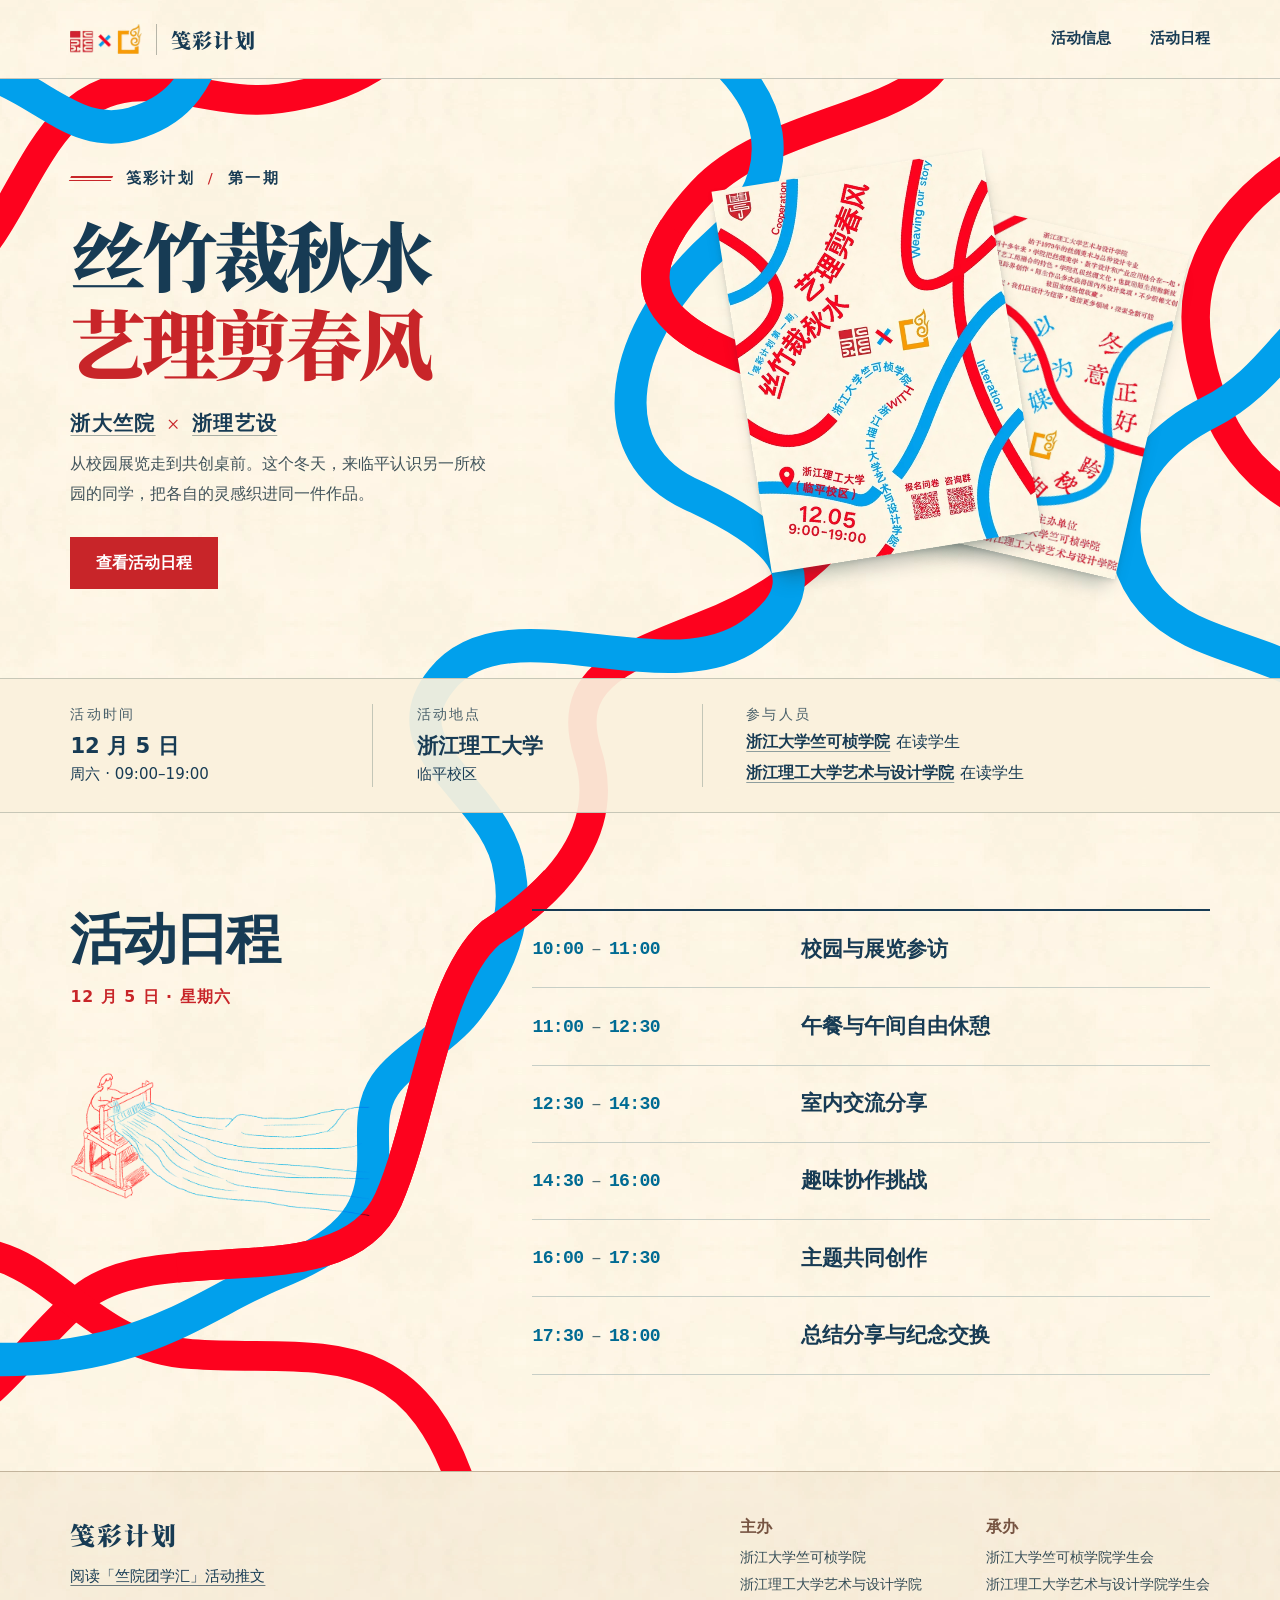
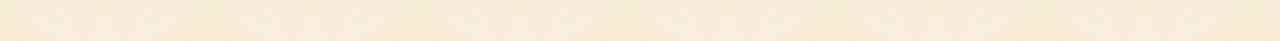
<file: index.html>
<!doctype html>
<html lang="zh-CN">
<head>
  <meta charset="utf-8">
  <meta name="viewport" content="width=device-width, initial-scale=1">
  <meta name="theme-color" content="#fbf6e9">
  <meta name="description" content="「笺彩计划」第一期。12 月 5 日，浙大竺院与浙理艺设在临平相遇，参观展览、分享交流、一起创作。查看活动时间、地点与一日行程。">
  <meta property="og:title" content="丝竹裁秋水，艺理剪春风｜笺彩计划">
  <meta property="og:description" content="12 月 5 日 · 浙江理工大学临平校区。浙大竺院 × 浙理艺设跨校交流活动指南。">
  <meta property="og:image" content="https://play-game.github.io/assets/cover-front.webp">
  <title>丝竹裁秋水，艺理剪春风｜笺彩计划第一期</title>
  <link rel="icon" href="assets/icon.png" type="image/png">
  <link rel="preload" href="assets/title.woff2" as="font" type="font/woff2" crossorigin>
  <link rel="stylesheet" href="style.css?v=colleges">
  <link rel="stylesheet" href="details.css">
</head>
<body id="top">
  <a class="skip" href="#main">跳至活动内容</a>
  <header class="mast">
    <div class="wrap mast-inner">
      <a class="brand" href="#top" aria-label="笺彩计划，回到首页"><img src="assets/masthead.webp" alt="" width="73" height="30"><b>笺彩计划</b></a>
      <nav aria-label="活动导航"><a href="#info">活动信息</a><a href="#schedule">活动日程</a></nav>
    </div>
  </header>
  <main id="main">
    <section class="hero" aria-labelledby="event-title">
      <div class="wrap hero-inner">
        <div class="intro">
          <p class="edition"><i aria-hidden="true"></i>笺彩计划<span aria-hidden="true">/</span>第一期</p>
          <h1 id="event-title"><span>丝竹裁秋水<span class="sr-only">，</span></span><em>艺理剪春风</em></h1>
          <p class="hosts"><a href="colleges/zju-ckc.html" aria-label="了解浙江大学竺可桢学院">浙大竺院</a> <b>×</b> <a href="colleges/zstu-art-design.html" aria-label="了解浙江理工大学艺术与设计学院">浙理艺设</a></p>
          <p class="invitation">从校园展览走到共创桌前。这个冬天，来临平认识另一所校园的同学，把各自的灵感织进同一件作品。</p>
          <div class="hero-actions"><a class="primary" href="#schedule">查看活动日程</a></div>
        </div>
        <figure class="print-wall" aria-label="宣传组设计的活动海报正反面">
          <div class="posters">
            <img class="sheet back" src="assets/cover-back.webp" alt="" width="540" height="764" decoding="async">
            <img class="sheet front" src="assets/cover-front.webp" alt="活动主海报，红蓝色的丝线穿过题字与两院院徽" width="540" height="764" fetchpriority="high">
          </div>
        </figure>
      </div>
    </section>
    <div class="facts" id="info">
      <dl class="wrap fact-grid">
        <div><dt>活动时间</dt><dd><time datetime="2026-12-05">12 月 5 日</time><small>周六 · 09:00–19:00</small></dd></div>
        <div><dt>活动地点</dt><dd>浙江理工大学<small>临平校区</small></dd></div>
        <div class="participants">
          <dt>参与人员</dt>
          <dd><a href="colleges/zju-ckc.html">浙江大学竺可桢学院</a>在读学生</dd>
          <dd><a href="colleges/zstu-art-design.html">浙江理工大学艺术与设计学院</a>在读学生</dd>
        </div>
      </dl>
    </div>
    <section class="event-schedule" id="schedule" aria-labelledby="schedule-title">
      <div class="wrap schedule-layout">
        <div class="schedule-intro">
          <h2 class="event-section-title" id="schedule-title">活动日程</h2>
          <p class="schedule-date"><time datetime="2026-12-05">12 月 5 日 · 星期六</time></p>
          <img class="schedule-weaver" src="assets/weaver.webp" alt="推文中的织机插画" loading="lazy" decoding="async">
        </div>
        <ol class="schedule-list" aria-label="六项活动安排">
          <li><span class="schedule-time"><time datetime="10:00">10:00</time><span>–</span><time datetime="11:00">11:00</time></span><span class="schedule-name">校园与展览参访</span></li>
          <li><span class="schedule-time"><time datetime="11:00">11:00</time><span>–</span><time datetime="12:30">12:30</time></span><span class="schedule-name">午餐与午间自由休憩</span></li>
          <li><span class="schedule-time"><time datetime="12:30">12:30</time><span>–</span><time datetime="14:30">14:30</time></span><span class="schedule-name">室内交流分享</span></li>
          <li><span class="schedule-time"><time datetime="14:30">14:30</time><span>–</span><time datetime="16:00">16:00</time></span><span class="schedule-name">趣味协作挑战</span></li>
          <li><span class="schedule-time"><time datetime="16:00">16:00</time><span>–</span><time datetime="17:30">17:30</time></span><span class="schedule-name">主题共同创作</span></li>
          <li><span class="schedule-time"><time datetime="17:30">17:30</time><span>–</span><time datetime="18:00">18:00</time></span><span class="schedule-name">总结分享与纪念交换</span></li>
        </ol>
      </div>
    </section>
  </main>
  <footer class="credits">
    <div class="wrap credit-inner">
      <div><b>笺彩计划</b><a href="https://mp.weixin.qq.com/s/vHoDvz5wwriKgACFwJHipg" target="_blank" rel="noopener noreferrer">阅读「竺院团学汇」活动推文</a></div>
      <dl><div><dt>主办</dt><dd>浙江大学竺可桢学院<br>浙江理工大学艺术与设计学院</dd></div><div><dt>承办</dt><dd>浙江大学竺可桢学院学生会<br>浙江理工大学艺术与设计学院学生会</dd></div></dl>
    </div>
  </footer>
</body>
</html>
</file>
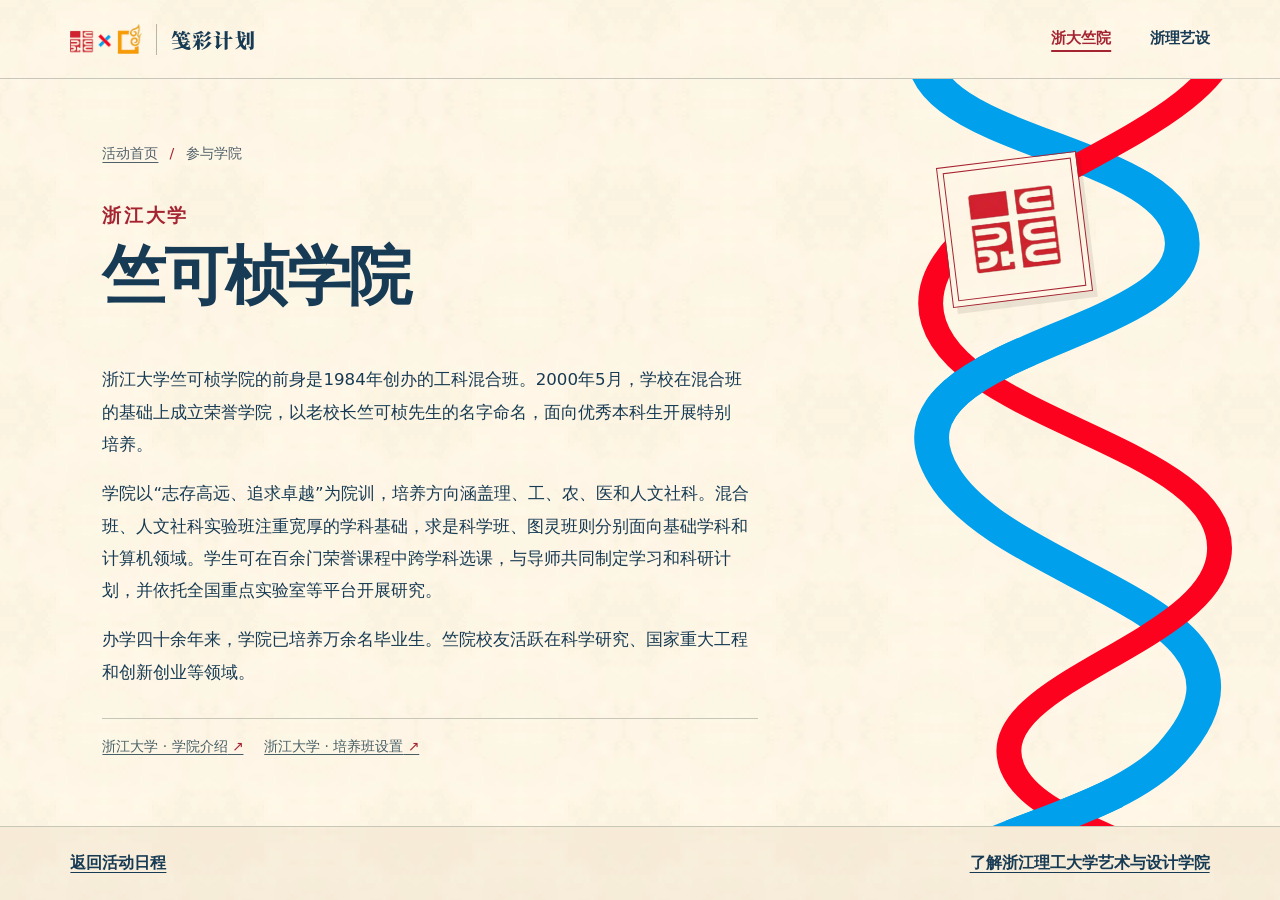
<file: colleges/zju-ckc.html>
<!doctype html>
<html lang="zh-CN">
<head>
  <meta charset="utf-8">
  <meta name="viewport" content="width=device-width, initial-scale=1">
  <meta name="theme-color" content="#fbf6e9">
  <meta name="description" content="浙江大学竺可桢学院的前身是1984年创办的工科混合班。2000年5月，学校在混合班的基础上成立荣誉学院，以老校长竺可桢先生的名字命名，面向优秀本科生开展特别培养。">
  <title>浙江大学竺可桢学院｜笺彩计划</title>
  <link rel="icon" href="../assets/icon.png" type="image/png">
  <link rel="stylesheet" href="../style.css?v=colleges">
  <link rel="stylesheet" href="profile.css?v=profile-brief">
</head>
<body class="profile profile-ckc">
  <a class="skip" href="#college">跳至学院介绍</a>
  <header class="mast">
    <div class="wrap mast-inner">
      <a class="brand" href="../index.html" aria-label="笺彩计划活动首页"><img src="../assets/masthead.webp" alt="" width="73" height="30"><b>笺彩计划</b></a>
      <nav aria-label="参与学院"><a href="zju-ckc.html" aria-current="page">浙大竺院</a><a href="zstu-art-design.html">浙理艺设</a></nav>
    </div>
  </header>
  <main id="college">
    <header class="profile-cover">
      <div class="wrap cover-layout">
        <div class="cover-copy">
          <p class="breadcrumb"><a href="../index.html#info">活动首页</a><span aria-hidden="true"> / </span>参与学院</p>
          <h1><span class="university">浙江大学</span><span>竺可桢学院</span></h1>
        </div>
        <div class="profile-art" aria-hidden="true"><div class="mark-paper"><img src="../assets/ckc-mark.webp" alt=""></div></div>
      </div>
    </header>
    <div class="profile-body">
      <div class="wrap">
        <div class="profile-prose">
          <p>浙江大学竺可桢学院的前身是1984年创办的工科混合班。2000年5月，学校在混合班的基础上成立荣誉学院，以老校长竺可桢先生的名字命名，面向优秀本科生开展特别培养。</p>
          <p>学院以“志存高远、追求卓越”为院训，培养方向涵盖理、工、农、医和人文社科。混合班、人文社科实验班注重宽厚的学科基础，求是科学班、图灵班则分别面向基础学科和计算机领域。学生可在百余门荣誉课程中跨学科选课，与导师共同制定学习和科研计划，并依托全国重点实验室等平台开展研究。</p>
          <p>办学四十余年来，学院已培养万余名毕业生。竺院校友活跃在科学研究、国家重大工程和创新创业等领域。</p>
          <div class="profile-sources">
            <a href="https://m.thepaper.cn/newsDetail_forward_33374929">浙江大学 · 学院介绍<span aria-hidden="true"> ↗</span></a>
            <a href="https://zdzsc.zju.edu.cn/2024/0621/c87334a2937730/page.htm">浙江大学 · 培养班设置<span aria-hidden="true"> ↗</span></a>
          </div>
        </div>
      </div>
    </div>
  </main>
  <footer class="profile-footer">
    <nav class="wrap" aria-label="继续浏览"><a href="../index.html#schedule">返回活动日程</a><a href="zstu-art-design.html">了解浙江理工大学艺术与设计学院</a></nav>
  </footer>
</body>
</html>
</file>
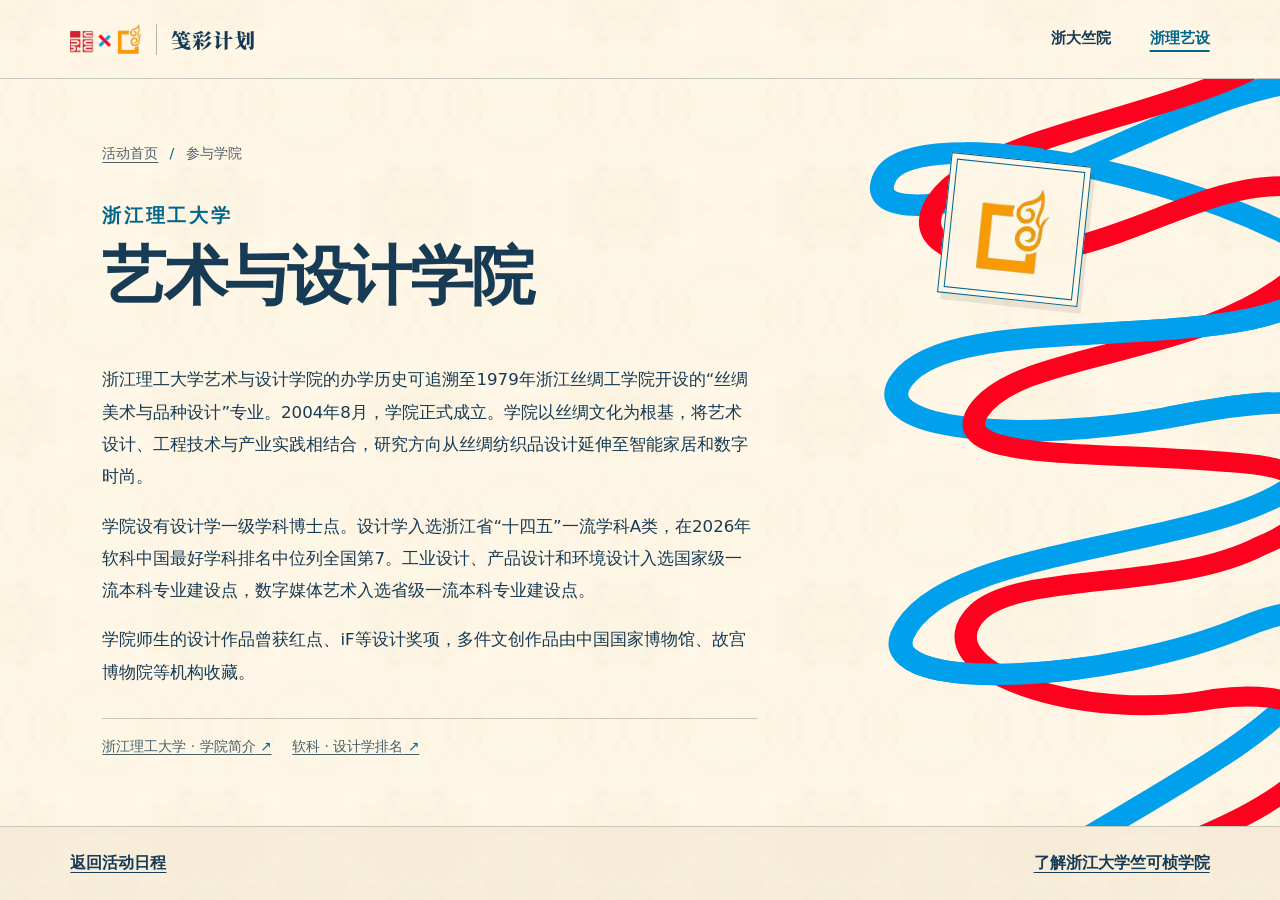
<file: colleges/zstu-art-design.html>
<!doctype html>
<html lang="zh-CN">
<head>
  <meta charset="utf-8">
  <meta name="viewport" content="width=device-width, initial-scale=1">
  <meta name="theme-color" content="#fbf6e9">
  <meta name="description" content="浙江理工大学艺术与设计学院的办学历史可追溯至1979年浙江丝绸工学院开设的“丝绸美术与品种设计”专业。2004年8月，学院正式成立。学院以丝绸文化为根基，将艺术设计、工程技术与产业实践相结合，研究方向从丝绸纺织品设计延伸至智能家居和数字时尚。">
  <title>浙江理工大学艺术与设计学院｜笺彩计划</title>
  <link rel="icon" href="../assets/icon.png" type="image/png">
  <link rel="stylesheet" href="../style.css?v=colleges">
  <link rel="stylesheet" href="profile.css?v=profile-brief">
</head>
<body class="profile profile-design">
  <a class="skip" href="#college">跳至学院介绍</a>
  <header class="mast">
    <div class="wrap mast-inner">
      <a class="brand" href="../index.html" aria-label="笺彩计划活动首页"><img src="../assets/masthead.webp" alt="" width="73" height="30"><b>笺彩计划</b></a>
      <nav aria-label="参与学院"><a href="zju-ckc.html">浙大竺院</a><a href="zstu-art-design.html" aria-current="page">浙理艺设</a></nav>
    </div>
  </header>
  <main id="college">
    <header class="profile-cover">
      <div class="wrap cover-layout">
        <div class="cover-copy">
          <p class="breadcrumb"><a href="../index.html#info">活动首页</a><span aria-hidden="true"> / </span>参与学院</p>
          <h1><span class="university">浙江理工大学</span><span>艺术与设计学院</span></h1>
        </div>
        <div class="profile-art" aria-hidden="true"><div class="mark-paper"><img src="../assets/art-design-mark.webp" alt=""></div></div>
      </div>
    </header>
    <div class="profile-body">
      <div class="wrap">
        <div class="profile-prose">
          <p>浙江理工大学艺术与设计学院的办学历史可追溯至1979年浙江丝绸工学院开设的“丝绸美术与品种设计”专业。2004年8月，学院正式成立。学院以丝绸文化为根基，将艺术设计、工程技术与产业实践相结合，研究方向从丝绸纺织品设计延伸至智能家居和数字时尚。</p>
          <p>学院设有设计学一级学科博士点。设计学入选浙江省“十四五”一流学科A类，在2026年软科中国最好学科排名中位列全国第7。工业设计、产品设计和环境设计入选国家级一流本科专业建设点，数字媒体艺术入选省级一流本科专业建设点。</p>
          <p>学院师生的设计作品曾获红点、iF等设计奖项，多件文创作品由中国国家博物馆、故宫博物院等机构收藏。</p>
          <div class="profile-sources">
            <a href="https://ad.zstu.edu.cn/xygk/xyjj.htm">浙江理工大学 · 学院简介<span aria-hidden="true"> ↗</span></a>
            <a href="https://www.shanghairanking.cn/rankings/bcsr/2026/1403">软科 · 设计学排名<span aria-hidden="true"> ↗</span></a>
          </div>
        </div>
      </div>
    </div>
  </main>
  <footer class="profile-footer">
    <nav class="wrap" aria-label="继续浏览"><a href="../index.html#schedule">返回活动日程</a><a href="zju-ckc.html">了解浙江大学竺可桢学院</a></nav>
  </footer>
</body>
</html>
</file>
<file: style.css>
@font-face {
  font-family: Campaign Serif;
  src: url("assets/title.woff2") format("woff2");
  font-style: normal;
  font-weight: 900;
  font-display: swap;
}
:root {
  --paper: #fbf6e9;
  --ink: #173b54;
  --red: #c82529;
  --blue: #0081b4;
  --line: #c7c7b7;
  color-scheme: light;
  color: var(--ink);
  background: var(--paper);
  font-family: "PingFang SC", "Microsoft YaHei", "Noto Sans CJK SC", system-ui, sans-serif;
  line-height: 1.55;
}
* { box-sizing: border-box; }
html { scroll-behavior: smooth; scroll-padding-top: 1rem; }
body {
  margin: 0;
  background: #fcf4e5 url("assets/poster-paper.webp") repeat;
  background-size: 208px 208px;
}
img { display: block; max-width: 100%; }
button { font: inherit; }
a { color: inherit; text-underline-offset: .25em; }
a:focus-visible, button:focus-visible { outline: 3px solid #0088b7; outline-offset: 4px; }
.wrap { width: min(1200px, 89%); margin-inline: auto; }
.sr-only, .skip:not(:focus) { position: absolute; width: 1px; height: 1px; overflow: hidden; clip-path: inset(50%); }
.skip:focus { position: fixed; top: 8px; left: 8px; padding: .6rem 1rem; background: white; z-index: 5; }
.mast { border-bottom: 1px solid rgba(28,56,62,.25); }
.mast-inner { display: flex; align-items: center; justify-content: space-between; min-height: 78px; gap: 1.25rem; }
.brand { display: flex; align-items: center; gap: .85rem; text-decoration: none; white-space: nowrap; }
.brand img { width: 4.5rem; height: auto; }
.brand b, .credits b { font-family: "Campaign Serif", serif; font-weight: 900; }
.brand b { padding-left: .85rem; border-left: 1px solid #b6b5a8; font-size: 1.25rem; letter-spacing: .07em; }
.mast nav { display: flex; gap: clamp(1rem, 3vw, 2.7rem); align-items: center; }
.mast nav a { text-decoration: none; font-size: .95rem; font-weight: 600; padding-block: .65rem; white-space: nowrap; }
.mast nav a:hover { color: var(--red); }
/* A single sheet aligns the interwoven bands across the three sections. */
#main {
  background: url("assets/ribbons-wide.svg") center / 100% 100% no-repeat;
}
.hero { overflow: hidden; }
.hero-inner { display: grid; grid-template-columns: 1fr 1.03fr; align-items: center; gap: clamp(2.5rem, 5vw, 5rem); padding-block: clamp(2.9rem, 4.7vw, 5.1rem); }
.intro { position: relative; z-index: 1; }
.edition { display: flex; align-items: center; gap: .8rem; margin: 0 0 1.25rem; font-size: .92rem; font-weight: 710; letter-spacing: .16em; }
.edition span { color: var(--red); font-weight: 500; }
.edition i { width: 2.65rem; height: 5px; border-top: 2px solid var(--red); border-bottom: 1px solid var(--red); transform: skewX(-25deg); }
h1 { margin: 0; font: 900 clamp(3.4rem, 5.95vw, 5.85rem)/1.15 "Campaign Serif", "Songti SC", SimSun, serif; letter-spacing: -.055em; }
h1 > span, h1 > em { display: block; white-space: nowrap; }
h1 > em { font-style: normal; color: var(--red); }
.hosts { display: flex; align-items: center; gap: .7rem; margin: 1.5rem 0 .55rem; font-size: clamp(1.15rem, 1.55vw, 1.4rem); font-weight: 740; letter-spacing: .065em; }
.hosts a { text-decoration: underline; text-decoration-color: #a6aca3; text-decoration-thickness: 1px; text-underline-offset: .23em; }
.hosts a:hover, .participants a:hover { color: var(--red); text-decoration-color: currentColor; }
.hosts b { font: 500 1.15em Georgia, serif; color: var(--red); }
.invitation { margin: 0; max-width: 26em; font-size: 1rem; line-height: 1.9; color: #42545b; }
.hero-actions { display: flex; align-items: center; gap: 1.65rem; margin-top: 1.7rem; }
.primary { display: inline-block; padding: .8rem 1.55rem; color: #fff; background: var(--red); text-decoration: none; font-weight: 690; border: 1px solid var(--red); transition: background .2s; }
.primary:hover { background: #a82023; }
.print-wall { isolation: isolate; position: relative; aspect-ratio: 1.14; margin: 0; }
.posters { position: absolute; inset: 0; }
.sheet { position: absolute; height: auto; box-shadow: 0 16px 19px -8px #223b3d55, 0 2px 5px #223b3d25; }
.sheet.back { width: 43%; top: 18%; left: 47%; transform: rotate(13deg); }
.sheet.front { width: 50%; top: 6%; left: 14%; transform: rotate(-9deg); }
.facts {
  color: var(--ink);
  border-block: 1px solid var(--line);
  background: rgb(250 241 221 / 93%);
}
.fact-grid { display: grid; grid-template-columns: .88fr .96fr 1.48fr; margin-block: 0; padding-block: 1.6rem; }
.fact-grid > div { padding-inline: clamp(1rem, 3.4vw, 3.5rem); border-left: 1px solid #c3c6b7; }
.fact-grid > div:first-child { padding-left: 0; border: 0; }
.fact-grid dt { color: #49606a; font-size: .85rem; letter-spacing: .16em; }
.fact-grid dd { margin: .3rem 0 0; font-size: clamp(1.06rem, 1.65vw, 1.42rem); font-weight: 730; line-height: 1.55; }
.fact-grid small { display: block; font-size: .94rem; font-weight: 500; }
.fact-grid > .participants { padding-right: 0; }
.fact-grid .participants dd { display: block; font-size: clamp(.92rem, 1.22vw, 1.05rem); font-weight: 500; line-height: 1.65; }
.participants a { font-weight: 680; text-decoration: underline; text-decoration-color: #8e9e9d; text-underline-offset: .23em; margin-right: .35em; }
.credits {
  border-top: 1px solid rgb(111 90 62 / 38%);
  background-color: rgb(220 201 169 / 20%);
  color: var(--ink);
}
.credit-inner, .credit-inner dl { display: flex; align-items: flex-start; justify-content: space-between; gap: 2rem; }
.credit-inner { padding-block: 2.7rem; }
.credit-inner > div { display: grid; gap: .75rem; }
.credits b { font-size: 1.55rem; letter-spacing: .08em; }
.credit-inner a { font-size: .94rem; text-decoration-color: #6b797d; }
.credit-inner dl { margin: 0; gap: clamp(2rem, 5vw, 5.5rem); }
.credit-inner dt { font-weight: 600; color: #765341; margin-bottom: .3rem; }
.credit-inner dd { margin: 0; line-height: 1.85; font-size: .9rem; color: #344c56; }
@media (min-width: 1500px) { .print-wall { max-width: 580px; } }
@media (max-width: 860px) {
  .wrap { width: 90%; }
  .hero-inner { gap: 1.65rem; }
  h1 { font-size: clamp(3.3rem, 6.5vw, 4.3rem); }
  .print-wall { aspect-ratio: .95; }
  .sheet.front { top: 13%; width: 55%; left: 9%; }
  .sheet.back { top: 24%; width: 46%; left: 45%; }
  .credit-inner { flex-wrap: wrap; }
}
@media (max-width: 720px) {
  #main { background-image: url("assets/ribbons-mobile.svg"); }
  .mast-inner { min-height: 63px; gap: .6rem; }
  .brand { gap: .45rem; }
  .brand img { width: 2.9rem; }
  .brand b { font-size: 1.02rem; padding-left: .48rem; letter-spacing: 0; }
  .mast nav { gap: .85rem; }
  .mast nav a { font-size: .86rem; }
  .hero-inner { grid-template-columns: minmax(0,1fr); padding-block: 2.5rem 1.55rem; gap: 1.8rem; }
  h1 { font-size: clamp(3.25rem, 11.75vw, 4.6rem); line-height: 1.15; }
  .edition { margin-bottom: .9rem; }
  .hosts { margin-top: 1.1rem; }
  .hero-actions { margin-top: 1.15rem; }
  .print-wall { aspect-ratio: 1.45; }
  .sheet.front { width: 39.5%; top: 3%; left: 19%; }
  .sheet.back { width: 34%; top: 14%; left: 50%; }
  .fact-grid { grid-template-columns: 1fr 1fr; padding-block: 1.1rem; gap: .95rem 0; }
  .fact-grid > div { padding-inline: .9rem; }
  .fact-grid > div:last-child { grid-column: 1/-1; padding: .8rem 0 0; border-left: 0; border-top: 1px solid #d4d3c5; }
  .fact-grid dt { margin-bottom: .15rem; }
  .credit-inner dl { flex-direction: column; gap: 1rem; }
  .credit-inner { gap: 1.7rem; }
}
@media (max-width: 390px) {
  .mast nav { gap: .6rem; }
  .mast nav a { font-size: .82rem; }
  .brand img { width: 2.25rem; }
  .mast-inner { width: 93%; }
}
@media (prefers-reduced-motion: reduce) {
  html { scroll-behavior: auto; }
  *, *::before, *::after { transition-duration: 0s !important; }
}
</file>
<file: details.css>
.event-schedule {
  padding-block: clamp(3.75rem, 7.5vw, 7rem);
  scroll-margin-top: 4.25rem;
  color: var(--ink, #173b54);
  background: transparent;
}

.event-section-title {
  margin: 0;
  color: inherit;
  font: inherit;
  font-size: clamp(2rem, 4.3vw, 3.75rem);
  font-weight: 850;
  line-height: 1.12;
  letter-spacing: -.055em;
}

.schedule-layout {
  display: grid;
  grid-template-columns: minmax(0, .77fr) minmax(0, 1.4fr);
  column-gap: clamp(2.5rem, 7vw, 6.5rem);
  align-items: start;
}

.schedule-date {
  margin: .9rem 0 0;
  color: var(--red, #c82529);
  font-size: .98rem;
  font-weight: 700;
  letter-spacing: .065em;
}

.schedule-weaver {
  display: block;
  width: min(100%, 19rem);
  height: clamp(10rem, 17vw, 15.5rem);
  margin-top: 1.7rem;
  object-fit: contain;
  object-position: left center;
  mix-blend-mode: multiply;
}

.schedule-list {
  margin: 0;
  padding: 0;
  border-top: 2px solid var(--ink, #173b54);
  list-style: none;
}

.schedule-list li {
  display: grid;
  grid-template-columns: minmax(8.4rem, .74fr) 1.2fr;
  gap: 1rem;
  align-items: center;
  padding: clamp(.9rem, 1.75vw, 1.42rem) 0;
  border-bottom: 1px solid #c7cec6;
}

.schedule-time {
  display: inline-flex;
  align-items: baseline;
  gap: .42em;
  color: #006b93;
  font-family: ui-monospace, "SFMono-Regular", Consolas, monospace;
  font-size: clamp(.85rem, 1.5vw, 1.13rem);
  font-weight: 650;
  letter-spacing: -.035em;
  font-variant-numeric: tabular-nums;
  white-space: nowrap;
}

.schedule-time > span {
  color: #536e74;
  font-weight: 400;
}

.schedule-name {
  font-size: clamp(.98rem, 1.64vw, 1.32rem);
  font-weight: 700;
  line-height: 1.5;
}

@media (max-width: 720px) {
  .schedule-layout { grid-template-columns: 1fr; gap: 1.75rem; }

  .schedule-intro {
    display: grid;
    grid-template-columns: 1fr auto;
    align-content: center;
    align-items: end;
  }

  .schedule-date { grid-column: 1; align-self: start; }
  .schedule-weaver { grid-row: 1 / 3; grid-column: 2; width: 7.5rem; height: 5.8rem; margin: 0; object-position: right center; }
  .schedule-list li { grid-template-columns: minmax(7.3rem, .7fr) 1.2fr; }
}

@media (max-width: 365px) {
  .schedule-list li { grid-template-columns: 7rem minmax(0, 1fr); gap: .55rem; }
  .schedule-time { gap: .22em; }
  .schedule-name { font-size: .92rem; }
}
</file>
<file: colleges/profile.css>
.profile-ckc {
  --profile-accent: #a52432;
  --weave: url("ckc-weave.svg");
  --crest: url("ckc-weave-mobile.svg#crest");
  --margin-weave: url("ckc-weave-mobile.svg#body");
  --stamp-turn: -7deg;
}
.profile-design {
  --profile-accent: #00658b;
  --weave: url("design-weave.svg");
  --crest: url("design-weave-mobile.svg#crest");
  --margin-weave: url("design-weave-mobile.svg#body");
  --stamp-turn: 6deg;
}
.profile { display: flex; flex-direction: column; min-height: 100vh; min-height: 100svh; --display: "Songti SC", "STZhongsong", "Noto Serif CJK SC", SimSun, serif; }
.profile .mast nav [aria-current="page"] {
  color: var(--profile-accent);
  text-decoration: underline;
  text-decoration-thickness: 2px;
  text-underline-offset: .45em;
}
#college { flex: 1; background: var(--weave) center / 100% 100% no-repeat; }
.profile main .wrap { width: 84%; max-width: 1260px; }
.cover-layout {
  display: grid;
  grid-template-columns: minmax(0, 2fr) minmax(0, 1fr);
  grid-template-areas: "title art";
  gap: 0 9%;
  padding-block: clamp(2.4rem, 5vw, 5.5rem) clamp(1.8rem, 3.8vw, 3.7rem);
}
.cover-copy { grid-area: title; }
.breadcrumb { display: flex; gap: .7rem; margin: 0 0 clamp(1.6rem, 3vw, 3rem); font-size: .88rem; color: #50606a; }
.breadcrumb span { color: var(--profile-accent); }
.profile h1 { font: 800 clamp(2.8rem, 5vw, 5.4rem)/1.2 var(--display); letter-spacing: -.04em; }
.profile h1 .university {
  margin-bottom: .45em;
  color: var(--profile-accent);
  font: 700 clamp(1.1rem, 1.5vw, 1.5rem)/1.4 "Microsoft YaHei", "PingFang SC", sans-serif;
  letter-spacing: .14em;
}
.profile-art { grid-area: art; display: grid; place-items: center; }
.mark-paper {
  display: grid;
  place-items: center;
  width: clamp(7rem, 11vw, 11rem);
  aspect-ratio: 1;
  color: var(--profile-accent);
  background: var(--paper) url("../assets/poster-paper.webp") center / 208px;
  border: 1px solid currentColor;
  outline: 1px solid currentColor;
  outline-offset: -.45rem;
  box-shadow: .25rem .4rem 0 rgb(60 49 38 / .10);
  transform: rotate(var(--stamp-turn));
}
.mark-paper img { width: 61%; height: 61%; object-fit: contain; }
.profile-body { padding-bottom: clamp(3rem, 5vw, 5rem); }
.profile-prose {
  width: 61%;
  max-width: 40em;
  font-size: clamp(1.03rem, 1.3vw, 1.18rem);
  line-height: 1.95;
}
.profile-prose p { margin: 0; text-wrap: pretty; }
.profile-prose p + p { margin-top: 1em; }
.profile-sources {
  display: flex;
  flex-wrap: wrap;
  gap: .35rem 1.3rem;
  margin-top: 1.8rem;
  padding-top: .85rem;
  border-top: 1px solid var(--line);
  color: #475f67;
  font-size: .86rem;
}
.profile-sources span { color: var(--profile-accent); }
.profile-footer { border-top: 1px solid var(--line); background: rgb(220 201 169 / 20%); }
.profile-footer nav { display: flex; justify-content: space-between; align-items: center; gap: 1rem; padding-block: 1.5rem; }
.profile-footer a { font-size: 1rem; font-weight: 650; }
.profile a:hover { color: var(--profile-accent); }

@media (max-width: 700px) {
  #college { background: none; }
  .profile main .wrap { width: 88%; }
  .cover-layout { display: flex; flex-direction: column; padding-block: 1.8rem .3rem; }
  .breadcrumb { margin-bottom: 1.5rem; }
  .profile h1 { font-size: clamp(2.1rem, 8.5vw, 3.7rem); }
  .profile h1 .university { font-size: 1rem; }
  .profile-art {
    align-self: center;
    width: 100vw;
    height: clamp(8.25rem, 32vw, 11rem);
    margin-top: .8rem;
    background: var(--crest) center / 100% 100% no-repeat;
  }
  .mark-paper { width: clamp(4.1rem, 15vw, 5.75rem); outline-offset: -.25rem; }
  .profile-body { padding-bottom: 4.5rem; background: var(--margin-weave) center / 100% 100% no-repeat; }
  .profile-prose { width: 100%; }
  .profile-footer nav { flex-wrap: wrap; gap: .65rem 1.25rem; padding-block: 1.2rem; }
  .profile-footer a { font-size: .95rem; }
}
</file>
